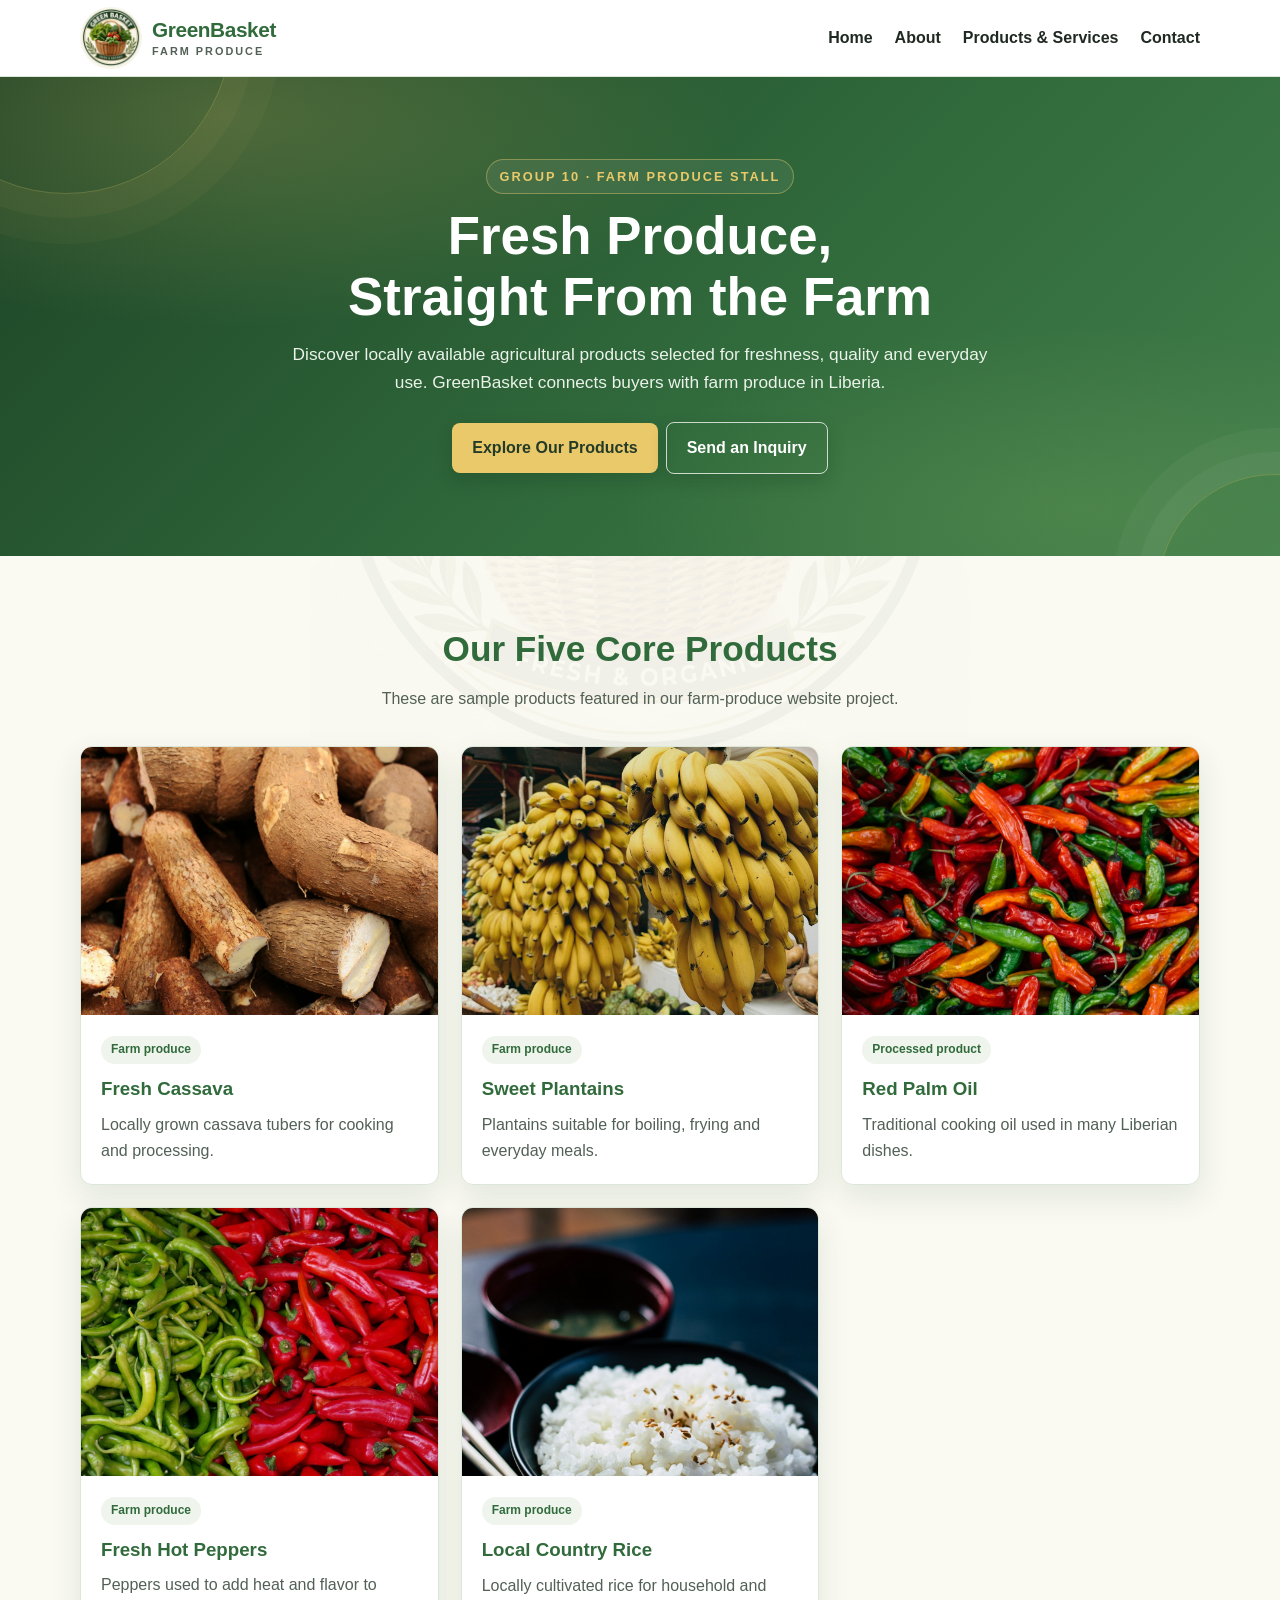
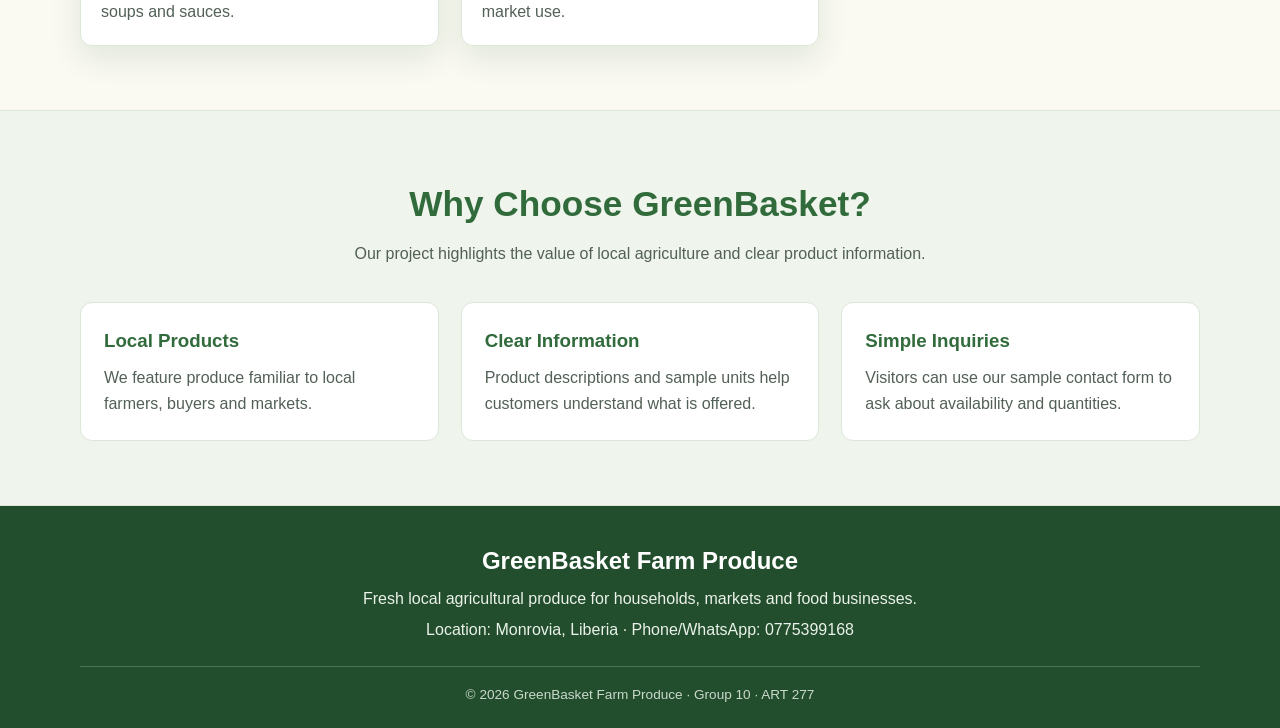
<file: index.html>
﻿<!doctype html>
<html lang="en">
  <head>
    <meta charset="UTF-8" />
    <meta name="viewport" content="width=device-width, initial-scale=1.0" />
    <title>GreenBasket Farm Produce | Home</title>
    <link rel="stylesheet" href="style.css" />
  </head>
  <body>
    <header class="site-header">
      <div class="container navbar">
        <a class="brand" href="index.html"><img src="images/logo.jpg" alt="Green Basket Farm Produce logo" /><span class="brand-name"><strong>GreenBasket</strong><small>Farm Produce</small></span></a>
        <nav aria-label="Main navigation">
          <ul class="nav-links">
            <li><a href="index.html">Home</a></li>
            <li><a href="about.html">About</a></li>
            <li><a href="services.html">Products &amp; Services</a></li>
            <li><a href="contact.html">Contact</a></li>
          </ul>
        </nav>
      </div>
    </header>
    <main>
      <section class="hero">
        <div class="hero-content">
          <div class="eyebrow">Group 10 · Farm Produce Stall</div>
          <h1>Fresh Produce, Straight From the Farm</h1>
          <p>
            Discover locally available agricultural products selected for
            freshness, quality and everyday use. GreenBasket connects buyers
            with farm produce in Liberia.
          </p>
          <a class="button" href="services.html">Explore Our Products</a
          ><a class="button button-outline" href="contact.html"
            >Send an Inquiry</a
          >
        </div>
      </section>
      <section>
        <div class="container">
          <div class="section-heading">
            <h2>Our Five Core Products</h2>
            <p>
              These are sample products featured in our farm-produce website
              project.
            </p>
          </div>
          <div class="grid">
            <article class="card">
              <div class="product-image">
                <img
                  src="images/cassava.jpg"
                  alt="Freshly harvested cassava tubers"
                />
              </div>
              <div class="card-body">
                <span class="tag">Farm produce</span>
                <h3>Fresh Cassava</h3>
                <p>Locally grown cassava tubers for cooking and processing.</p>
              </div>
            </article>
            <article class="card">
              <div class="product-image">
                <img
                  src="images/plantains.jpg"
                  alt="A bunch of fresh sweet plantains"
                />
              </div>
              <div class="card-body">
                <span class="tag">Farm produce</span>
                <h3>Sweet Plantains</h3>
                <p>
                  Plantains suitable for boiling, frying and everyday meals.
                </p>
              </div>
            </article>
            <article class="card">
              <div class="product-image">
                <img
                  src="images/palm-oil.jpg"
                  alt="Pure red palm oil in a clean glass container"
                />
              </div>
              <div class="card-body">
                <span class="tag">Processed product</span>
                <h3>Red Palm Oil</h3>
                <p>Traditional cooking oil used in many Liberian dishes.</p>
              </div>
            </article>
            <article class="card">
              <div class="product-image"><img src="images/hot-peppers.jpg" alt="Fresh red and green hot peppers" /></div>
              <div class="card-body">
                <span class="tag">Farm produce</span>
                <h3>Fresh Hot Peppers</h3>
                <p>Peppers used to add heat and flavor to soups and sauces.</p>
              </div>
            </article>
            <article class="card">
              <div class="product-image"><img src="images/country-rice.jpg" alt="Local rice grains ready for cooking" /></div>
              <div class="card-body">
                <span class="tag">Farm produce</span>
                <h3>Local Country Rice</h3>
                <p>Locally cultivated rice for household and market use.</p>
              </div>
            </article>
          </div>
        </div>
      </section>
      <section class="soft-section">
        <div class="container">
          <div class="section-heading">
            <h2>Why Choose GreenBasket?</h2>
            <p>
              Our project highlights the value of local agriculture and clear
              product information.
            </p>
          </div>
          <div class="grid">
            <div class="info-card">
              <h3>Local Products</h3>
              <p>
                We feature produce familiar to local farmers, buyers and
                markets.
              </p>
            </div>
            <div class="info-card">
              <h3>Clear Information</h3>
              <p>
                Product descriptions and sample units help customers understand
                what is offered.
              </p>
            </div>
            <div class="info-card">
              <h3>Simple Inquiries</h3>
              <p>
                Visitors can use our sample contact form to ask about
                availability and quantities.
              </p>
            </div>
          </div>
        </div>
      </section>
    </main>
    <footer>
      <div class="container">
        <h2>GreenBasket Farm Produce</h2>
        <p>
          Fresh local agricultural produce for households, markets and food
          businesses.
        </p>
        <p>
          Location: Monrovia, Liberia · Phone/WhatsApp: 0775399168
        </p>
        <div class="footer-bottom">
          © 2026 GreenBasket Farm Produce · Group 10 · ART 277
        </div>
      </div>
    </footer>
  </body>
</html>
</file>
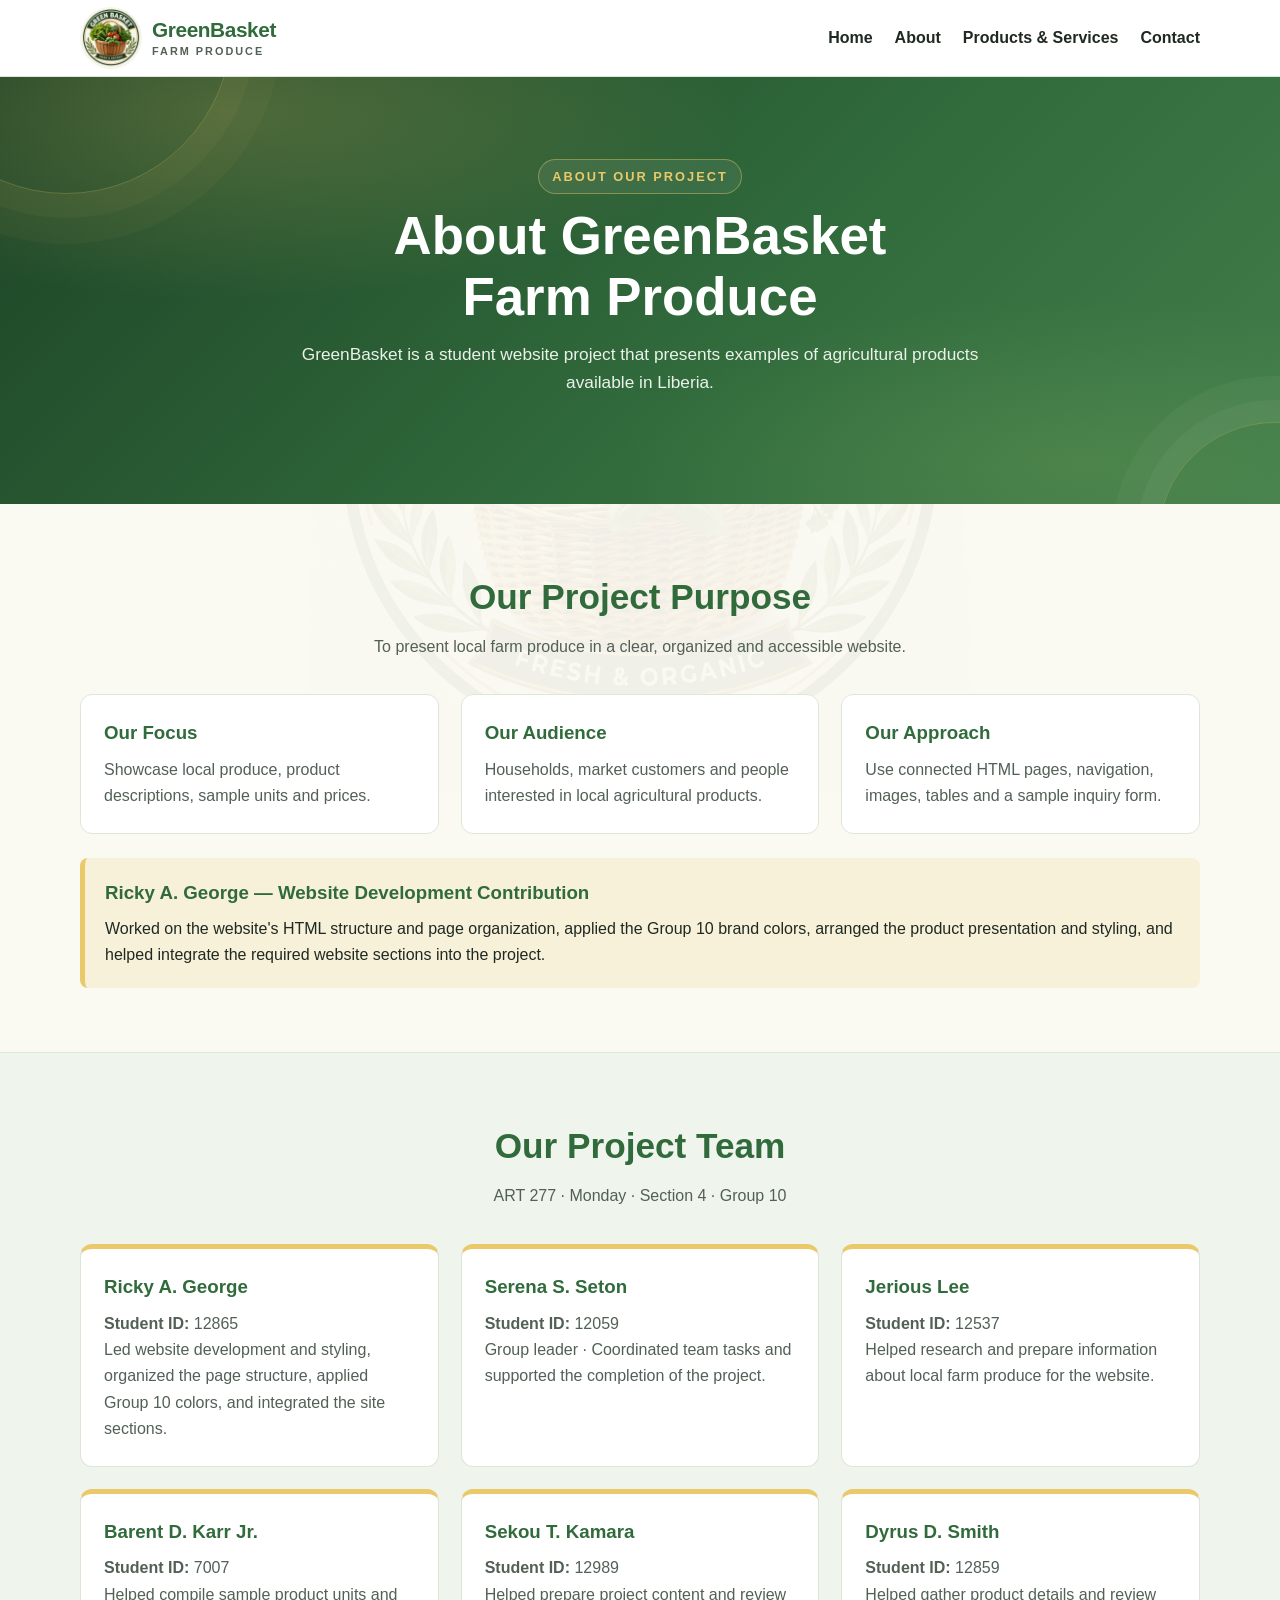
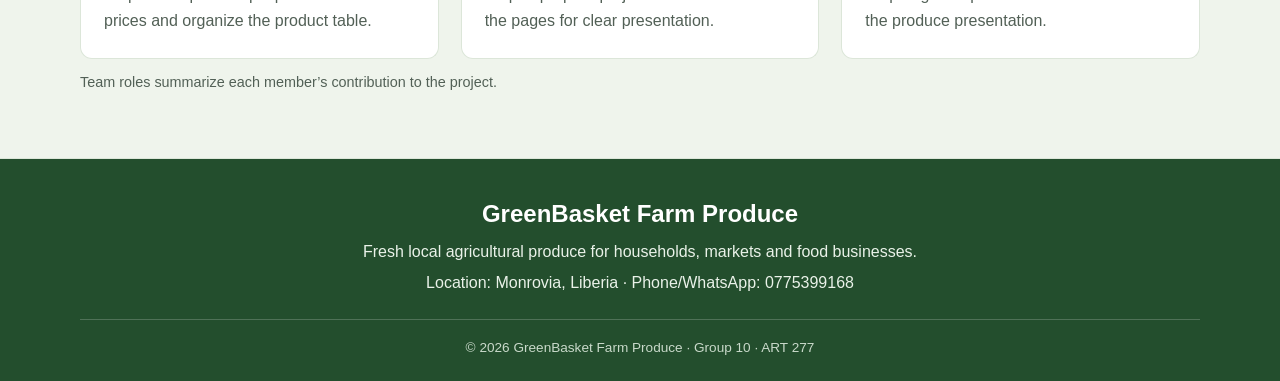
<file: about.html>
﻿<!DOCTYPE html>
<html lang="en"><head><meta charset="UTF-8"><meta name="viewport" content="width=device-width, initial-scale=1.0">
<title>About GreenBasket | Our Team</title><link rel="stylesheet" href="style.css"></head><body>
<header class="site-header"><div class="container navbar">
<a class="brand" href="index.html"><img src="images/logo.jpg" alt="Green Basket Farm Produce logo" /><span class="brand-name"><strong>GreenBasket</strong><small>Farm Produce</small></span></a>
<nav aria-label="Main navigation"><ul class="nav-links">
<li><a href="index.html">Home</a></li><li><a href="about.html">About</a></li>
<li><a href="services.html">Products &amp; Services</a></li><li><a href="contact.html">Contact</a></li>
</ul></nav></div></header><main>
<section class="hero"><div class="hero-content"><div class="eyebrow">About our project</div><h1>About GreenBasket Farm Produce</h1>
<p>GreenBasket is a student website project that presents examples of agricultural products available in Liberia.</p></div></section>
<section><div class="container"><div class="section-heading"><h2>Our Project Purpose</h2><p>To present local farm produce in a clear, organized and accessible website.</p></div>
<div class="grid"><div class="info-card"><h3>Our Focus</h3><p>Showcase local produce, product descriptions, sample units and prices.</p></div>
<div class="info-card"><h3>Our Audience</h3><p>Households, market customers and people interested in local agricultural products.</p></div>
<div class="info-card"><h3>Our Approach</h3><p>Use connected HTML pages, navigation, images, tables and a sample inquiry form.</p></div></div>
<div class="contribution"><h3>Ricky A. George — Website Development Contribution</h3>
<p>Worked on the website's HTML structure and page organization, applied the Group 10 brand colors, arranged the product presentation and styling, and helped integrate the required website sections into the project.</p></div>
</div></section>
<section class="soft-section"><div class="container"><div class="section-heading"><h2>Our Project Team</h2><p>ART 277 · Monday · Section 4 · Group 10</p></div>
<div class="grid">
<div class="info-card team-card"><h3>Ricky A. George</h3><p><strong>Student ID:</strong> 12865</p><p>Led website development and styling, organized the page structure, applied Group 10 colors, and integrated the site sections.</p></div>
<div class="info-card team-card"><h3>Serena S. Seton</h3><p><strong>Student ID:</strong> 12059</p><p>Group leader · Coordinated team tasks and supported the completion of the project.</p></div>
<div class="info-card team-card"><h3>Jerious Lee</h3><p><strong>Student ID:</strong> 12537</p><p>Helped research and prepare information about local farm produce for the website.</p></div>
<div class="info-card team-card"><h3>Barent D. Karr Jr.</h3><p><strong>Student ID:</strong> 7007</p><p>Helped compile sample product units and prices and organize the product table.</p></div>
<div class="info-card team-card"><h3>Sekou T. Kamara</h3><p><strong>Student ID:</strong> 12989</p><p>Helped prepare project content and review the pages for clear presentation.</p></div>
<div class="info-card team-card"><h3>Dyrus D. Smith</h3><p><strong>Student ID:</strong> 12859</p><p>Helped gather product details and review the produce presentation.</p></div>
</div><p class="note">Team roles summarize each member’s contribution to the project.</p>
</div></section>
</main><footer><div class="container">
<h2>GreenBasket Farm Produce</h2>
<p>Fresh local agricultural produce for households, markets and food businesses.</p>
<p>Location: Monrovia, Liberia · Phone/WhatsApp: 0775399168</p>
<div class="footer-bottom">© 2026 GreenBasket Farm Produce · Group 10 · ART 277</div>
</div></footer></body></html>
</file>
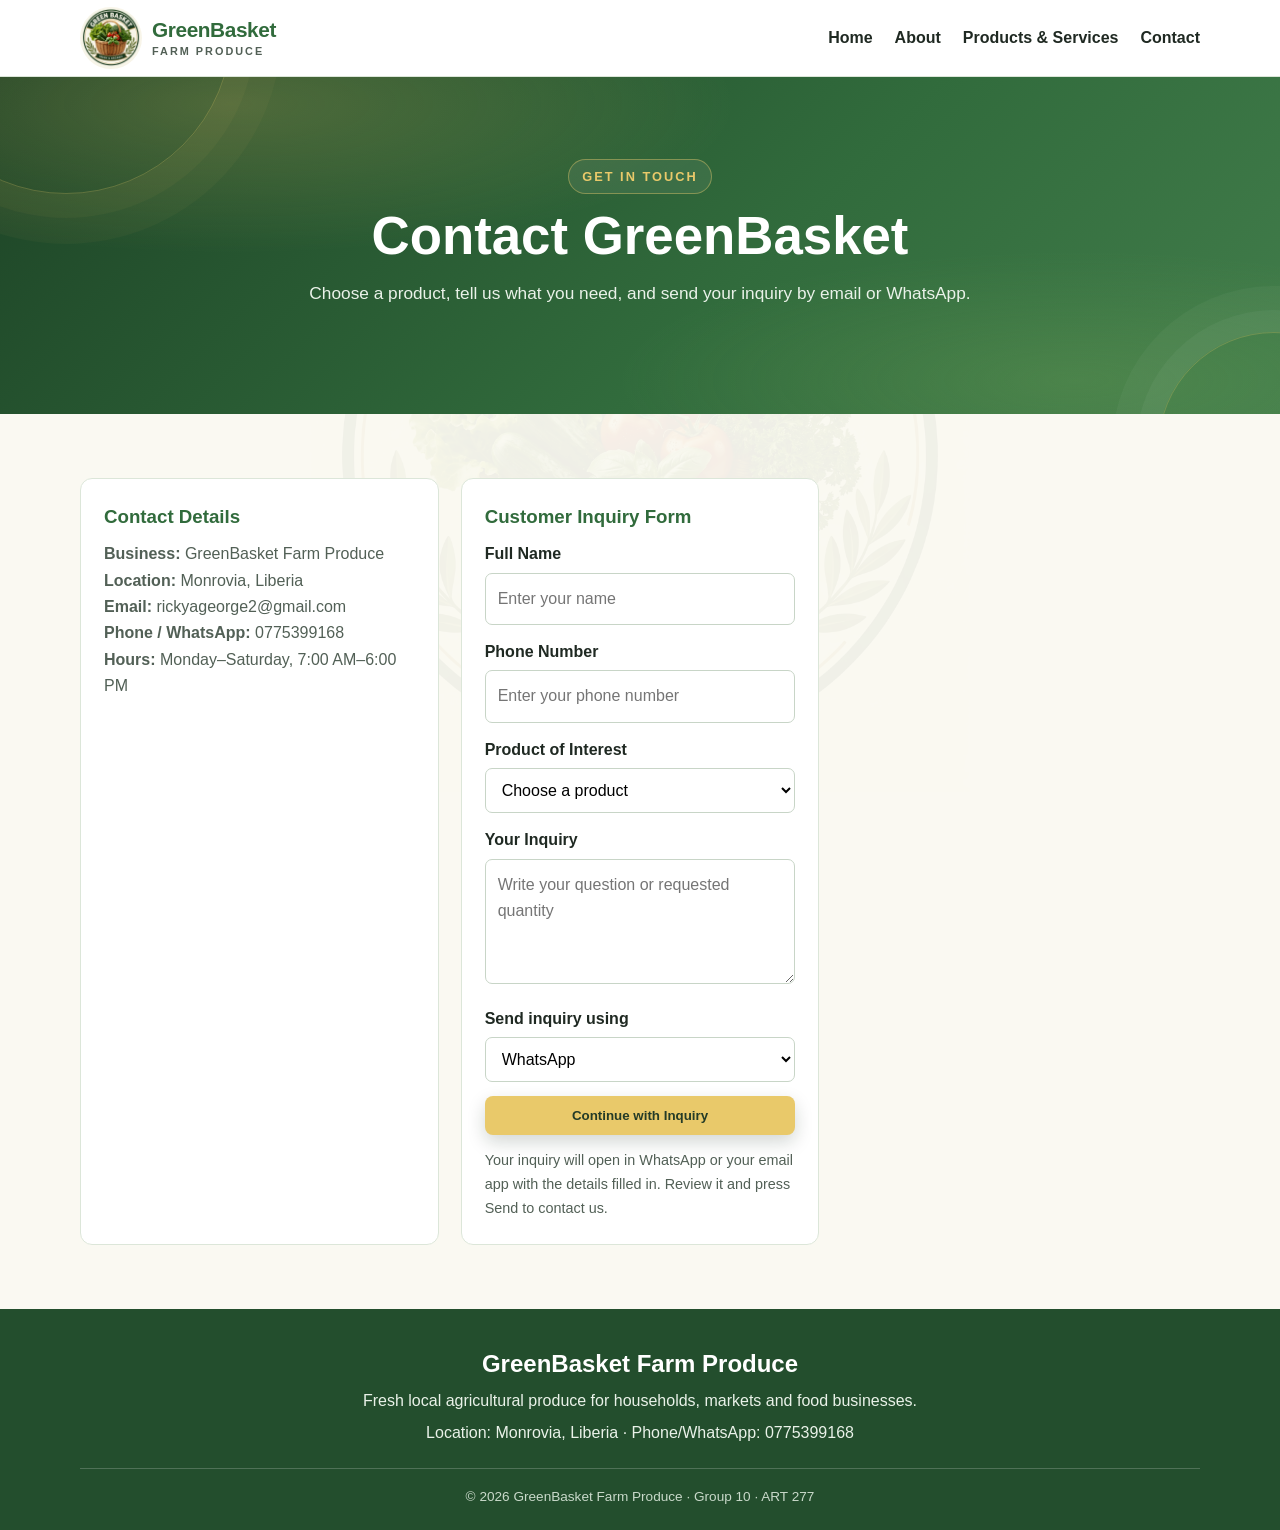
<file: contact.html>
﻿<!DOCTYPE html>
<html lang="en"><head><meta charset="UTF-8"><meta name="viewport" content="width=device-width, initial-scale=1.0">
<title>Contact GreenBasket Farm Produce</title><link rel="stylesheet" href="style.css"></head><body>
<header class="site-header"><div class="container navbar">
<a class="brand" href="index.html"><img src="images/logo.jpg" alt="Green Basket Farm Produce logo" /><span class="brand-name"><strong>GreenBasket</strong><small>Farm Produce</small></span></a>
<nav aria-label="Main navigation"><ul class="nav-links">
<li><a href="index.html">Home</a></li><li><a href="about.html">About</a></li>
<li><a href="services.html">Products &amp; Services</a></li><li><a href="contact.html">Contact</a></li>
</ul></nav></div></header><main>
<section class="hero"><div class="hero-content"><div class="eyebrow">Get in touch</div><h1>Contact GreenBasket</h1>
<p>Choose a product, tell us what you need, and send your inquiry by email or WhatsApp.</p></div></section>
<section><div class="container"><div class="grid">
<div class="info-card"><h3>Contact Details</h3><p><strong>Business:</strong> GreenBasket Farm Produce</p>
<p><strong>Location:</strong> Monrovia, Liberia</p><p><strong>Email:</strong> <a href="mailto:rickyageorge2@gmail.com">rickyageorge2@gmail.com</a></p><p><strong>Phone / WhatsApp:</strong> <a href="https://wa.me/231775399168">0775399168</a></p>
<p><strong>Hours:</strong> Monday–Saturday, 7:00 AM–6:00 PM</p></div>
<div class="info-card"><h3>Customer Inquiry Form</h3>
<form onsubmit="return sendInquiry(event);">
<div><label for="fullname">Full Name</label><input id="fullname" name="fullname" type="text" placeholder="Enter your name" required></div>
<div><label for="phone">Phone Number</label><input id="phone" name="phone" type="tel" placeholder="Enter your phone number"></div>
<div><label for="product">Product of Interest</label><select id="product" name="product" required><option value="">Choose a product</option><option>Cassava</option><option>Plantains</option><option>Red Palm Oil</option><option>Hot Peppers</option><option>Country Rice</option></select></div>
<div><label for="message">Your Inquiry</label><textarea id="message" name="message" placeholder="Write your question or requested quantity" required></textarea></div>
<div><label for="send-via">Send inquiry using</label><select id="send-via" name="send-via" required><option value="whatsapp">WhatsApp</option><option value="email">Email</option></select></div>
<button class="button" type="submit">Continue with Inquiry</button>
<p class="form-note">Your inquiry will open in WhatsApp or your email app with the details filled in. Review it and press Send to contact us.</p>
</form></div>
</div></div></section>
</main><footer><div class="container">
<h2>GreenBasket Farm Produce</h2>
<p>Fresh local agricultural produce for households, markets and food businesses.</p>
<p>Location: Monrovia, Liberia · Phone/WhatsApp: 0775399168</p>
<div class="footer-bottom">© 2026 GreenBasket Farm Produce · Group 10 · ART 277</div>
</div></footer><script>
function sendInquiry(event) {
  event.preventDefault();
  const form = event.currentTarget;
  const data = new FormData(form);
  const inquiry = [
    'GreenBasket customer inquiry',
    'Name: ' + data.get('fullname'),
    'Phone: ' + (data.get('phone') || 'Not provided'),
    'Product: ' + data.get('product'),
    'Inquiry: ' + data.get('message')
  ].join('\n');

  if (data.get('send-via') === 'email') {
    const subject = encodeURIComponent('GreenBasket Customer Inquiry');
    window.location.href = 'mailto:rickyageorge2@gmail.com?subject=' + subject + '&body=' + encodeURIComponent(inquiry);
  } else {
    window.open('https://wa.me/231775399168?text=' + encodeURIComponent(inquiry), '_blank', 'noopener');
  }
  return false;
}
</script></body></html>
</file>
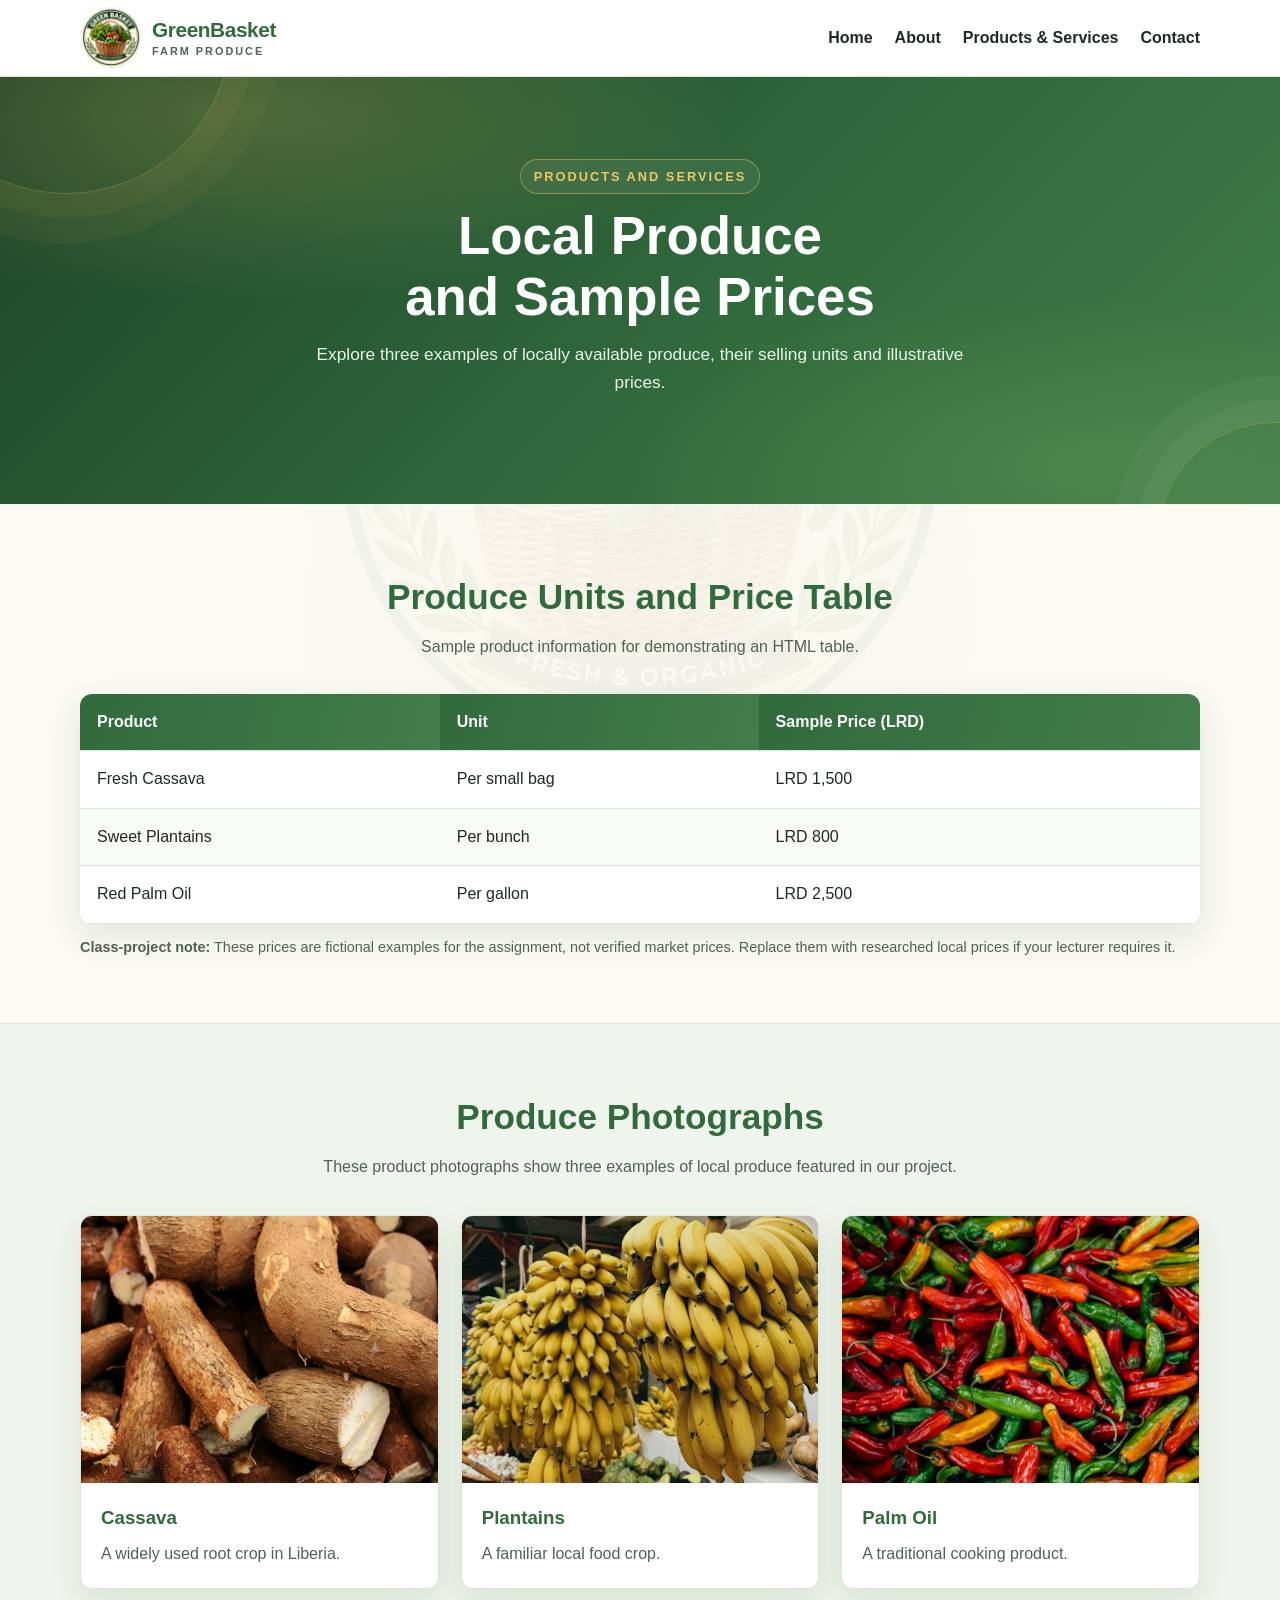
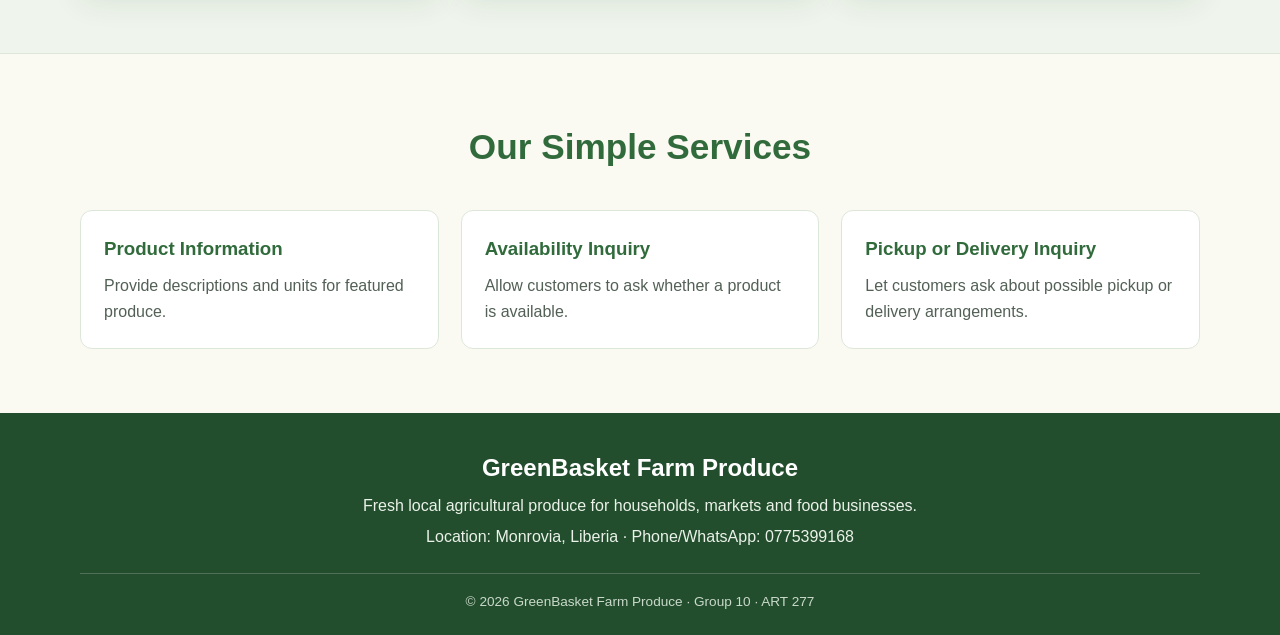
<file: services.html>
﻿<!DOCTYPE html>
<html lang="en"><head><meta charset="UTF-8"><meta name="viewport" content="width=device-width, initial-scale=1.0">
<title>Products and Services | GreenBasket</title><link rel="stylesheet" href="style.css"></head><body>
<header class="site-header"><div class="container navbar">
<a class="brand" href="index.html"><img src="images/logo.jpg" alt="Green Basket Farm Produce logo" /><span class="brand-name"><strong>GreenBasket</strong><small>Farm Produce</small></span></a>
<nav aria-label="Main navigation"><ul class="nav-links">
<li><a href="index.html">Home</a></li><li><a href="about.html">About</a></li>
<li><a href="services.html">Products &amp; Services</a></li><li><a href="contact.html">Contact</a></li>
</ul></nav></div></header><main>
<section class="hero"><div class="hero-content"><div class="eyebrow">Products and services</div><h1>Local Produce and Sample Prices</h1>
<p>Explore three examples of locally available produce, their selling units and illustrative prices.</p></div></section>
<section><div class="container"><div class="section-heading"><h2>Produce Units and Price Table</h2><p>Sample product information for demonstrating an HTML table.</p></div>
<div class="table-wrap"><table><thead><tr><th>Product</th><th>Unit</th><th>Sample Price (LRD)</th></tr></thead>
<tbody><tr><td>Fresh Cassava</td><td>Per small bag</td><td>LRD 1,500</td></tr>
<tr><td>Sweet Plantains</td><td>Per bunch</td><td>LRD 800</td></tr>
<tr><td>Red Palm Oil</td><td>Per gallon</td><td>LRD 2,500</td></tr></tbody></table></div>
<p class="note"><strong>Class-project note:</strong> These prices are fictional examples for the assignment, not verified market prices. Replace them with researched local prices if your lecturer requires it.</p>
</div></section>
<section class="soft-section"><div class="container"><div class="section-heading"><h2>Produce Photographs</h2><p>These product photographs show three examples of local produce featured in our project.</p></div>
<div class="grid">
<article class="card"><div class="product-image"><img src="images/cassava.jpg" alt="Freshly harvested cassava tubers"></div><div class="card-body"><h3>Cassava</h3><p>A widely used root crop in Liberia.</p></div></article>
<article class="card"><div class="product-image"><img src="images/plantains.jpg" alt="A bunch of fresh sweet plantains"></div><div class="card-body"><h3>Plantains</h3><p>A familiar local food crop.</p></div></article>
<article class="card"><div class="product-image"><img src="images/palm-oil.jpg" alt="Pure red palm oil in a clean glass container"></div><div class="card-body"><h3>Palm Oil</h3><p>A traditional cooking product.</p></div></article>
</div></div></section>
<section><div class="container"><div class="section-heading"><h2>Our Simple Services</h2></div><div class="grid">
<div class="info-card"><h3>Product Information</h3><p>Provide descriptions and units for featured produce.</p></div>
<div class="info-card"><h3>Availability Inquiry</h3><p>Allow customers to ask whether a product is available.</p></div>
<div class="info-card"><h3>Pickup or Delivery Inquiry</h3><p>Let customers ask about possible pickup or delivery arrangements.</p></div>
</div></div></section>
</main><footer><div class="container">
<h2>GreenBasket Farm Produce</h2>
<p>Fresh local agricultural produce for households, markets and food businesses.</p>
<p>Location: Monrovia, Liberia · Phone/WhatsApp: 0775399168</p>
<div class="footer-bottom">© 2026 GreenBasket Farm Produce · Group 10 · ART 277</div>
</div></footer></body></html>
</file>
<file: style.css>
﻿:root {
  --primary-green: #316b3c;
  --secondary-green: #427d4b;
  --accent-yellow: #e9c96a;
  --accent-yellow-hover: #d8b653;
  --cream: #faf9f2;
  --white: #ffffff;
  --tint: #eff4ec;
  --dark: #1f2922;
  --muted: #526056;
  --border: #dce6d9;
  --radius: 12px;
  --shadow: 0 5px 18px rgba(49, 107, 60, 0.09);
}

* {
  box-sizing: border-box;
  margin: 0;
  padding: 0;
}
html {
  scroll-behavior: smooth;
}
body {
  font-family: Arial, Helvetica, sans-serif;
  background: var(--cream);
  color: var(--dark);
  line-height: 1.65;
}
img {
  display: block;
  max-width: 100%;
}
a {
  color: inherit;
  text-decoration: none;
}
.container {
  width: min(92%, 1120px);
  margin: auto;
}

.site-header {
  background: var(--white);
  border-bottom: 1px solid var(--border);
  position: sticky;
  top: 0;
  z-index: 10;
}
.navbar {
  min-height: 76px;
  display: flex;
  align-items: center;
  justify-content: space-between;
  gap: 20px;
}
.brand {
  color: var(--primary-green);
  font-size: 1.35rem;
  font-weight: 800;
  letter-spacing: -0.5px;
}
.brand-name > span {
  color: #9a7724;
}
.brand {
  display: inline-flex;
  align-items: center;
  gap: 10px;
}
.brand > img {
  width: 48px;
  height: 48px;
}
.nav-links {
  list-style: none;
  display: flex;
  flex-wrap: wrap;
  gap: 22px;
}
.nav-links a {
  font-weight: 700;
  color: var(--dark);
}
.nav-links a:hover,
.nav-links a.active {
  color: var(--primary-green);
}

.hero {
  color: var(--white);
  text-align: center;
  padding: 82px 18px;
  background: linear-gradient(135deg, #234e2d, var(--primary-green));
}
.hero-content {
  max-width: 790px;
  margin: auto;
}
.eyebrow {
  color: var(--accent-yellow);
  text-transform: uppercase;
  letter-spacing: 2px;
  font-size: 0.8rem;
  font-weight: 800;
}
.hero h1 {
  font-size: clamp(2rem, 5vw, 3.3rem);
  line-height: 1.15;
  margin: 12px 0;
}
.hero p {
  color: #eaf2e9;
  font-size: 1.08rem;
  margin: 0 auto 25px;
  max-width: 700px;
}
.button {
  display: inline-block;
  padding: 12px 20px;
  border-radius: 8px;
  background: var(--accent-yellow);
  color: #243b27;
  font-weight: 800;
  border: 0;
  cursor: pointer;
}
.button:hover {
  background: var(--accent-yellow-hover);
}
.button-outline {
  background: transparent;
  color: var(--white);
  border: 1px solid rgba(255, 255, 255, 0.75);
  margin-left: 8px;
}
.button-outline:hover {
  background: rgba(255, 255, 255, 0.12);
}

section {
  padding: 64px 0;
}
.section-heading {
  text-align: center;
  max-width: 720px;
  margin: 0 auto 34px;
}
.section-heading h2 {
  color: var(--primary-green);
  font-size: clamp(1.7rem, 4vw, 2.2rem);
}
.section-heading p {
  color: var(--muted);
  margin-top: 8px;
}
.grid {
  display: grid;
  grid-template-columns: repeat(3, 1fr);
  gap: 22px;
}
.card {
  background: var(--white);
  border: 1px solid var(--border);
  border-radius: var(--radius);
  overflow: hidden;
  box-shadow: var(--shadow);
}
.card-body {
  padding: 20px;
}
.card h3 {
  color: var(--primary-green);
  margin-bottom: 7px;
}
.card p {
  color: var(--muted);
}
.product-image {
  background: var(--tint);
  aspect-ratio: 4 / 3;
  overflow: hidden;
}
.product-image img {
  width: 100%;
  height: 100%;
  object-fit: cover;
}
.tag {
  display: inline-block;
  background: var(--tint);
  color: var(--primary-green);
  border-radius: 30px;
  padding: 4px 10px;
  font-size: 0.75rem;
  font-weight: 800;
  margin-bottom: 10px;
}
.soft-section {
  background: var(--tint);
  border-block: 1px solid var(--border);
}
.info-card {
  padding: 23px;
  border: 1px solid var(--border);
  border-radius: var(--radius);
  background: var(--white);
}
.info-card h3 {
  color: var(--primary-green);
  margin-bottom: 8px;
}
.info-card p {
  color: var(--muted);
}
.team-card {
  border-top: 5px solid var(--accent-yellow);
}
.contribution {
  background: #f7f1d9;
  border-left: 5px solid var(--accent-yellow);
  border-radius: 8px;
  padding: 20px;
  margin-top: 24px;
}
.contribution h3 {
  color: var(--primary-green);
  margin-bottom: 7px;
}

.table-wrap {
  overflow-x: auto;
  background: var(--white);
  border-radius: var(--radius);
  box-shadow: var(--shadow);
}
table {
  width: 100%;
  border-collapse: collapse;
  min-width: 560px;
}
th,
td {
  padding: 15px 17px;
  text-align: left;
  border-bottom: 1px solid var(--border);
}
th {
  background: var(--primary-green);
  color: var(--white);
}
tr:nth-child(even) td {
  background: #f7faf5;
}
.note {
  color: var(--muted);
  font-size: 0.9rem;
  margin-top: 12px;
}

.steps {
  counter-reset: step;
}
.step {
  position: relative;
}
.step-number {
  display: inline-block;
  background: var(--accent-yellow);
  color: var(--primary-green);
  padding: 4px 11px;
  border-radius: 6px;
  font-weight: 800;
  margin-bottom: 10px;
}
form {
  display: grid;
  gap: 14px;
}
label {
  display: block;
  font-weight: 700;
  margin-bottom: 5px;
}
input,
select,
textarea {
  width: 100%;
  padding: 12px;
  border: 1px solid #c8d5c7;
  border-radius: 7px;
  background: var(--white);
  font: inherit;
}
textarea {
  min-height: 125px;
  resize: vertical;
}
.form-note {
  color: var(--muted);
  font-size: 0.9rem;
}

footer {
  background: #234e2d;
  color: #eaf2e9;
  text-align: center;
  padding: 35px 0 22px;
}
footer h2 {
  color: var(--white);
  margin-bottom: 5px;
}
footer p {
  margin: 5px 0;
}
.footer-bottom {
  border-top: 1px solid rgba(255, 255, 255, 0.2);
  margin-top: 22px;
  padding-top: 17px;
  font-size: 0.85rem;
  color: #c9d9ca;
}

@media (max-width: 760px) {
  .navbar {
    flex-direction: column;
    justify-content: center;
    padding: 15px 0;
  }
  .nav-links {
    justify-content: center;
    gap: 13px 18px;
  }
  .grid {
    grid-template-columns: 1fr 1fr;
  }
  section {
    padding: 48px 0;
  }
  .hero {
    padding: 62px 16px;
  }
}
@media (max-width: 520px) {
  .grid {
    grid-template-columns: 1fr;
  }
  .button-outline {
    margin: 10px 0 0;
  }
}

/* Fresh, lively details for the GreenBasket experience. */
:root {
  --shadow: 0 12px 30px rgba(49, 107, 60, 0.12);
}
.site-header {
  backdrop-filter: blur(14px);
  background: rgba(255, 255, 255, 0.94);
}
.brand > img {
  width: 54px;
  height: 54px;
  transition: transform 0.25s ease;
}
.brand:hover > img {
  transform: rotate(-7deg) scale(1.06);
}
.nav-links a {
  position: relative;
  padding: 8px 0;
}
.nav-links a::after {
  content: "";
  position: absolute;
  left: 0;
  right: 100%;
  bottom: 2px;
  height: 2px;
  background: var(--accent-yellow);
  transition: right 0.2s ease;
}
.nav-links a:hover::after,
.nav-links a.active::after {
  right: 0;
}
.hero {
  position: relative;
  isolation: isolate;
  overflow: hidden;
  background:
    radial-gradient(
      ellipse at 18% 8%,
      rgba(233, 201, 106, 0.22),
      transparent 34%
    ),
    radial-gradient(
      ellipse at 84% 90%,
      rgba(125, 174, 91, 0.24),
      transparent 30%
    ),
    linear-gradient(135deg, #1d4326, #316b3c 58%, #427d4b);
}
.hero::before,
.hero::after {
  content: "";
  position: absolute;
  z-index: -1;
  border: 1px solid rgba(233, 201, 106, 0.26);
  border-radius: 50%;
}
.hero::before {
  width: 330px;
  height: 330px;
  top: -215px;
  left: -100px;
  box-shadow:
    0 0 0 24px rgba(233, 201, 106, 0.04),
    0 0 0 50px rgba(233, 201, 106, 0.035);
}
.hero::after {
  width: 230px;
  height: 230px;
  right: -110px;
  bottom: -150px;
  box-shadow:
    0 0 0 22px rgba(255, 255, 255, 0.04),
    0 0 0 46px rgba(255, 255, 255, 0.035);
}
.eyebrow {
  display: inline-block;
  padding: 6px 13px;
  border: 1px solid rgba(233, 201, 106, 0.42);
  border-radius: 999px;
  background: rgba(255, 255, 255, 0.07);
}
.hero h1 {
  text-wrap: balance;
}
.button {
  box-shadow: 0 7px 18px rgba(10, 35, 15, 0.18);
  transition:
    transform 0.2s ease,
    box-shadow 0.2s ease,
    background 0.2s ease;
}
.button:hover {
  transform: translateY(-3px);
  box-shadow: 0 11px 22px rgba(10, 35, 15, 0.23);
}
.card {
  transition:
    transform 0.25s ease,
    box-shadow 0.25s ease;
}
.card:hover {
  transform: translateY(-7px);
  box-shadow: 0 18px 36px rgba(49, 107, 60, 0.17);
}
.product-image img {
  transition: transform 0.45s cubic-bezier(0.2, 0.7, 0.2, 1);
}
.card:hover .product-image img {
  transform: scale(1.055);
}
.info-card {
  transition:
    transform 0.2s ease,
    border-color 0.2s ease,
    box-shadow 0.2s ease;
}
.info-card:hover {
  transform: translateY(-4px);
  border-color: rgba(49, 107, 60, 0.3);
  box-shadow: var(--shadow);
}
th {
  background: linear-gradient(105deg, #316b3c, #427d4b);
}
@media (prefers-reduced-motion: reduce) {
  *,
  *::before,
  *::after {
    scroll-behavior: auto !important;
    transition-duration: 0.01ms !important;
    animation-duration: 0.01ms !important;
  }
}

body::before {
  content: "";
  position: fixed;
  inset: 0;
  z-index: 0;
  pointer-events: none;
  background: url("images/logo.jpg") center 55% / min(72vw, 660px) no-repeat;
  opacity: 0.045;
}

body > * {
  position: relative;
  z-index: 1;
}
.brand > img {
  width: 60px;
  height: 60px;
  object-fit: contain;
}

.brand-name {
  display: grid;
  line-height: 1.05;
  color: var(--primary-green);
}
.brand-name strong {
  font-size: 1.3rem;
  letter-spacing: -0.4px;
}
.brand-name small {
  margin-top: 5px;
  color: var(--muted);
  font-size: 0.68rem;
  font-weight: 800;
  letter-spacing: 2px;
  text-transform: uppercase;
}
.brand > img {
  width: 62px;
  height: 62px;
  border-radius: 50%;
  object-fit: cover;
}
</file>
